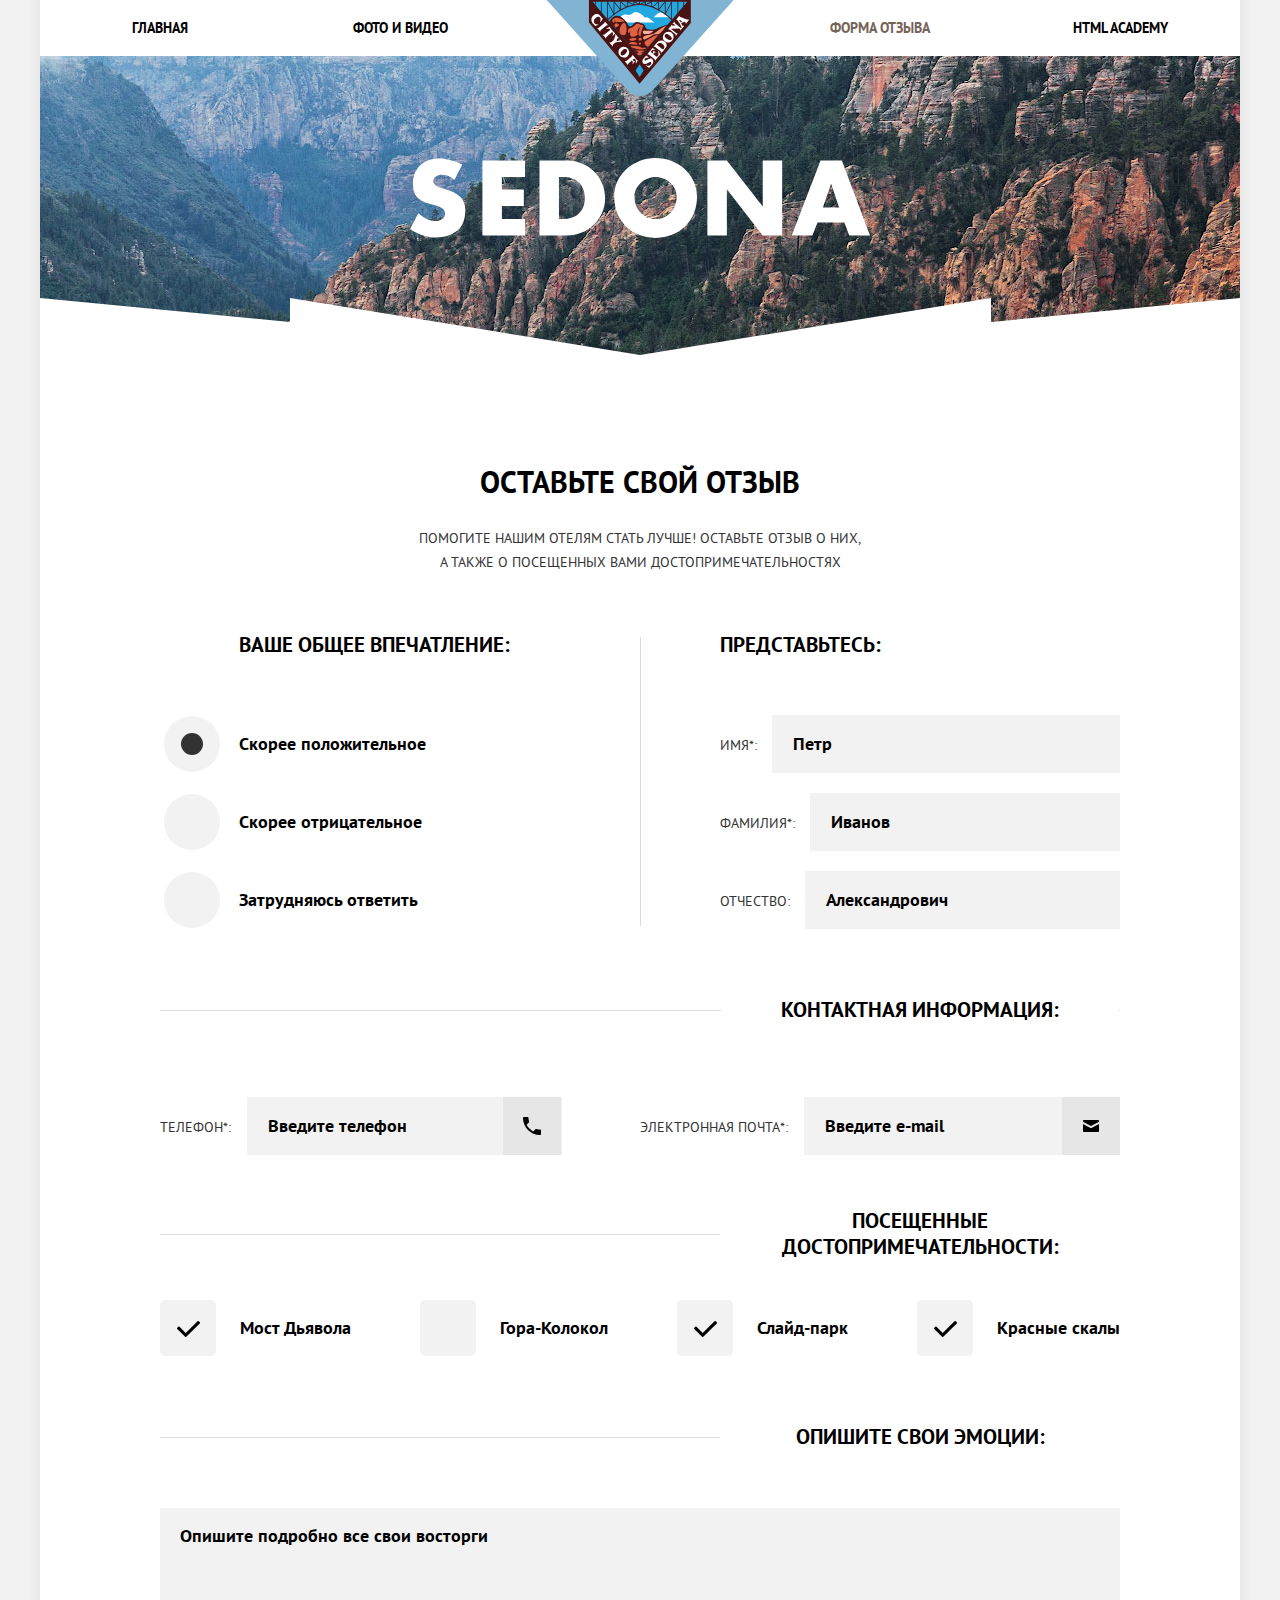
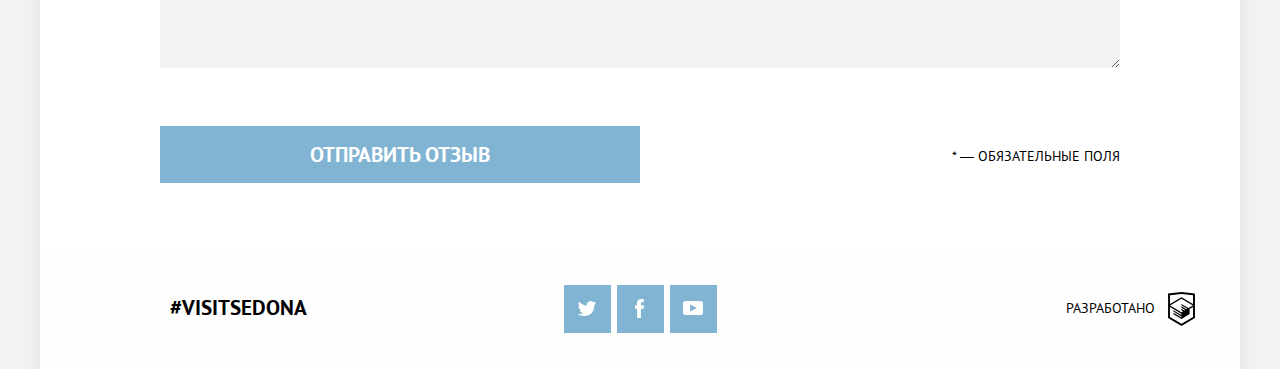
<file: form.html>
<!DOCTYPE html>
<html lang="ru">
  <head>
    <meta charset="utf-8">
    <meta name="viewport" content="width=device-width, initial-scale=1.0">
    <meta http-equiv="X-UA-Compatible" content="ie=edge">
    <link rel="stylesheet" href="css/style.css">
    <script>
      // Picture element HTML5 shiv
      document.createElement("picture");
    </script>
    <script src="js/picturefill.min.js" async=""></script>
    <title>Sedona: Оставить отзыв</title>
  </head>
  <body>
    <div style="display:none">
      <svg xmlns="http://www.w3.org/2000/svg"><symbol viewbox="0 0 22 20" id="icon-like"><path d="M12.383 3.646l-.637 2.929L11.219 9H19.9v2l.001.058L17 18H8V8.029l.014-.015 4.369-4.368M2 10v8-8M13.2 0L6.6 6.6c-.4.3-.6.8-.6 1.4v10c0 1.1.9 2 2 2h9c.8 0 1.5-.5 1.8-1.2l3-7.1c.1-.2.1-.5.1-.7V9h.1c0-1.1-.9-2-2-2h-6.3l1-4.6v-.3c0-.4-.2-.8-.4-1.1l-1.1-1zM4 8H0v12h4V8zm18 1v.044V9z"></path></symbol><symbol viewbox="0 0 26.943 34.09" id="icon-logo-htmlacademy"><path d="M13.62.017L13.472 0 0 1.412v24.661l13.473 8.017 13.43-7.99.042-.025V1.412L13.62.017zm11.399 12.11L13.495 5.334l-.001-.104-.087.05-.088-.056v.109L1.925 12.118V3.147l11.548-1.212L25.02 3.147v8.98zm-11.614-5.34L24.923 13.5l-4.479 2.64-7.093-4.221-.014 1.415 5.904 3.513-.86.507-5.03-2.992-.014 1.415 3.827 2.275-.782.523-3.031-1.787-.014 1.413 1.853 1.091-1.8 1.081-11.356-6.751 11.371-6.835zm-11.48 8.34l11.411 6.791.016 1.044-7.942-4.728-.015 1.416 7.979 4.795.018 1.076-7.973-4.74-.013 1.414 8.021 4.822.046.025 8.143-4.872-.011-5.177 3.415-2.036v10.021L13.472 31.85 1.925 24.979v-9.852z"></path></symbol><symbol viewbox="0 0 20 20" id="icon-video-fullscreen"><path d="M0 0v6h3V3h3V0H3zm3 14H0v6h6v-3H3zM17 0h-3v3h3v3h3V0zm0 17h-3v3h6v-6h-3z"></path></symbol><symbol viewbox="0 0 16 20" id="icon-video-replay"><path d="M8 4V0L3 5l5 5V6c3.315 0 6 2.686 6 6s-2.685 6-6 6-6-2.686-6-6H0c0 4.42 3.58 8 8 8s8-3.58 8-8-3.58-8-8-8z"></path></symbol><symbol viewbox="0 0 32 20" id="icon-video-subtitles"><path d="M29 0H3C1.35 0 0 1.35 0 3v14c0 1.65 1.35 3 3 3h26c1.65 0 3-1.35 3-3V3c0-1.65-1.35-3-3-3zM14.403 15.854a8.61 8.61 0 0 1-1.678.164 5.986 5.986 0 0 1-1.976-.323c-.623-.214-1.172-.562-1.646-1.041s-.852-1.103-1.133-1.868c-.28-.766-.419-1.695-.419-2.786 0-1.134.157-2.085.471-2.851.315-.768.723-1.384 1.224-1.854a4.53 4.53 0 0 1 1.679-1.008 5.86 5.86 0 0 1 1.852-.307c.66 0 1.22.045 1.678.134.457.087.835.192 1.133.313l-.448 1.92a3.332 3.332 0 0 0-.902-.265A8.244 8.244 0 0 0 12.973 6c-.915 0-1.649.325-2.206.977-.558.651-.836 1.663-.836 3.031 0 .598.067 1.142.199 1.632.132.493.334.913.603 1.26.271.349.607.619 1.01.812.402.193.867.29 1.396.29.496 0 .915-.049 1.257-.148.342-.099.639-.227.893-.38l.463 1.841c-.354.249-.803.43-1.349.539zm8.698 0a8.618 8.618 0 0 1-1.678.164 5.986 5.986 0 0 1-1.976-.323c-.623-.214-1.172-.562-1.646-1.041s-.852-1.103-1.133-1.868c-.281-.767-.421-1.695-.421-2.786 0-1.134.157-2.085.471-2.851.314-.768.723-1.384 1.223-1.854a4.526 4.526 0 0 1 1.68-1.008 5.858 5.858 0 0 1 1.851-.307c.661 0 1.221.045 1.678.134a6.05 6.05 0 0 1 1.133.313l-.446 1.918a3.314 3.314 0 0 0-.901-.265A8.569 8.569 0 0 0 21.67 6c-.915 0-1.649.325-2.206.977-.558.651-.836 1.663-.836 3.031 0 .598.067 1.142.199 1.632.132.493.334.913.603 1.26.271.349.606.619 1.009.812.402.193.868.29 1.396.29.497 0 .915-.049 1.257-.148.342-.099.64-.227.894-.38l.463 1.841c-.353.249-.803.43-1.348.539z"></path></symbol></svg>
    </div>
    <div class="container">
      <header class="page-header">
        <nav class="page-header__navigation main-navigation">
          <ul class="main-navigation__list">
            <li class="main-navigation__item"><a href="index.html" class="main-navigation__link">Главная</a></li>
            <li class="main-navigation__item"><a href="photo.html" class="main-navigation__link">Фото и видео</a></li>
            <li class="main-navigation__item"><a class="main-navigation__link main-navigation__link--active">Форма отзыва</a></li>
            <li class="main-navigation__item"><a href="https://htmlacademy.ru/" class="main-navigation__link">HTML Academy</a></li>
          </ul>
        </nav>
        <!-- по умолчанию меню открыто, модификатор closed для блока main-navigation закрывает меню -->
        <div class="page-header__logo-wrapper">
          <a href="index.html" class="page-header__logo-link">
            <picture>
              <source media="(min-width: 1200px)" srcset="img/logo-sedona-desktop.svg">
              <source media="(min-width: 768px)" srcset="img/logo-sedona-tablet.svg">
              <img src="img/logo-sedona-mobile.svg" alt="Sedona логотип">
            </picture>
          </a>
        </div>
        <div class="page-header__toggle page-header__toggle--no-js">
          <span class="page-header__toggle-element">
            <span class="visually-hidden">Переключатель меню</span>
          </span>
        </div>
        <!-- элемент page-header__toggle с модификатором no-js убирает переключатель, -->
        <!-- элемент page-header__toggle с модификатором menu-opened преобразует бургер в крестик -->
      </header>
      <main>
        <div class="site-title">
          <img src="img/text-sedona.svg" alt="Sedona" class="site-title__image" width="230" height="40">
        </div>
        <section class="review">
          <div class="review__title-wrapper">
            <h1 class="review__title">Оставьте свой отзыв</h1>
            <p class="review__description">Помогите нашим отелям стать лучше! Оставьте отзыв о них, а&nbsp;также о посещенных вами достопримечательностях</p>
          </div>
          <form class="review__form" action="https://echo.htmlacademy.ru/" method="post">
            <fieldset class="review__fieldset review__fieldset--name">
              <legend class="review__legend review__legend--name">Представьтесь:</legend>
              <div class="review__name-inner">
                <label for="author-name" class="review__name-label">Имя*:</label>
                <input id="author-name" class="review__name-input" type="text" name="author-name" placeholder="Петр" required="">
              </div>
              <div class="review__name-inner">
                <label for="author-surname" class="review__name-label">Фамилия*:</label>
                <input id="author-surname" class="review__name-input" type="text" name="author-surname" placeholder="Иванов" required="">
              </div>
              <div class="review__name-inner">
                <label for="author-patronymic" class="review__name-label">Отчество:</label>
                <input id="author-patronymic" class="review__name-input" type="text" name="author-patronymic" placeholder="Александрович">
              </div>
            </fieldset>
            <fieldset class="review__fieldset review__fieldset--contact">
              <legend class="review__legend review__legend--contact">Контактная информация:</legend>
              <div class="review__contact-wrapper">
                <div class="review__contant-inner review__contant-inner--phone">
                  <label for="contact-phone" class="review__contact-label"><span class="review__contact-span">Контактный</span> телефон*:</label>
                  <input id="contact-phone" type="tel" class="review__contact-input" name="contact-phone" pattern="^[ 0-9]+$" placeholder="Введите телефон" required="">
                </div>
                <div class="review__contant-inner review__contant-inner--email">
                  <label for="contact-email" class="review__contact-label">Электронная почта*:</label>
                  <input id="contact-email" type="email" class="review__contact-input" name="contact-email" pattern="[a-z0-9._%+-]+@[a-z0-9.-]+\.[a-z]{2,3}$" placeholder="Введите e-mail" required="">
                </div>
              </div>
            </fieldset>
            <fieldset class="review__fieldset review__fieldset--rating">
              <legend class="review__legend review__legend--rating">Ваше общее впечатление:</legend>
              <div class="review__rating-wrapper">
                <input id="rating-good" type="radio" class="review__rating-input" name="rating" value="rating-good" checked="">
                <label for="rating-good" class="review__rating-label" tabindex="1">Скорее положительное</label>
                <input id="rating-bad" type="radio" class="review__rating-input" name="rating" value="rating-bad">
                <label for="rating-bad" class="review__rating-label" tabindex="2">Скорее отрицательное</label>
                <input id="rating-no" type="radio" class="review__rating-input" name="rating" value="rating-no">
                <label for="rating-no" class="review__rating-label" tabindex="3">Затрудняюсь ответить</label>
              </div>
            </fieldset>
            <fieldset class="review__fieldset review__fieldset--visited">
              <legend class="review__legend review__legend--visited">Посещенные достопримечательности:</legend>
              <div class="review__visited-wrapper">
                <input id="review-bridge" type="checkbox" class="review__visited-input" name="bridge" checked="">
                <label for="review-bridge" class="review__visited-label" tabindex="4">Мост Дьявола</label>
                <input id="review-park" type="checkbox" class="review__visited-input" name="park" checked="">
                <label for="review-park" class="review__visited-label" tabindex="5">Слайд-парк</label>
                <input id="review-mountain" type="checkbox" class="review__visited-input" name="mountain">
                <label for="review-mountain" class="review__visited-label" tabindex="6">Гора-Колокол</label>
                <input id="review-cliffs" type="checkbox" class="review__visited-input" name="cliffs" checked="">
                <label for="review-cliffs" class="review__visited-label" tabindex="7">Красные скалы</label>
              </div>
            </fieldset>
            <fieldset class="review__fieldset review__fieldset--no-border review__fieldset--impression">
              <legend class="review__legend review__legend--impression">Опишите свои эмоции:</legend>
              <textarea class="review__impression-textarea" name="impression" rows="5">Опишите подробно все свои восторги</textarea>
            </fieldset>
            <div class="review__submit-wrapper">
              <input type="submit" class="review__submit button" value="Отправить отзыв">
              <p class="review__required">* — обязательные поля</p>
            </div>
          </form>
        </section>
      </main>
      <footer class="page-footer">
        <div class="page-footer__visit">
          <a href="#" class="page-footer__visit-sedona">#VisitSedona</a>
        </div>
        <div class="page-footer__social social">
          <a href="#" class="social__link social__link--tw">
            <span class="visually-hidden">Twitter</span>
          </a>
          <a href="#" class="social__link social__link--fb">
            <span class="visually-hidden">Facebook</span>
          </a>
          <a href="#" class="social__link social__link--yt">
            <span class="visually-hidden">YouTube</span>
          </a>
        </div>
        <div class="page-footer__copyright">
          <a href="https://htmlacademy.ru/intensive/adaptive" class="page-footer__copyright-link">Разработано
            <span class="visually-hidden">HTML Academy</span>
            <svg class="page-footer__academy" width="27" height="34">
              <use xlink:href="#icon-logo-htmlacademy"></use>
            </svg>
          </a>
        </div>
      </footer>
    </div><!-- container -->
    <div class="report report--not-sent">
      <h2 class="report__title">Что-то пошло не&nbsp;так!</h2>
      <p class="report__description">Проверьте поля, выделенные красным, скорее всего вы забыли их заполнить</p>
      <button class="report__button button">OK</button>
    </div>
    <div class="report report--sent">
      <h2 class="report__title">Ваш отзыв отправлен!</h2>
      <p class="report__description">Спасибо за ваше участие, ваш отзыв уже поступил к нам.<br> В ближайшее время мы опубликуем его на сайте.</p>
      <div class="report__button-wrapper">
        <button class="report__button button">Закрыть окно</button>
      </div>
    </div>
    <script type="text/javascript" src="js/script.js"></script>
  </body>
</html>
</file>
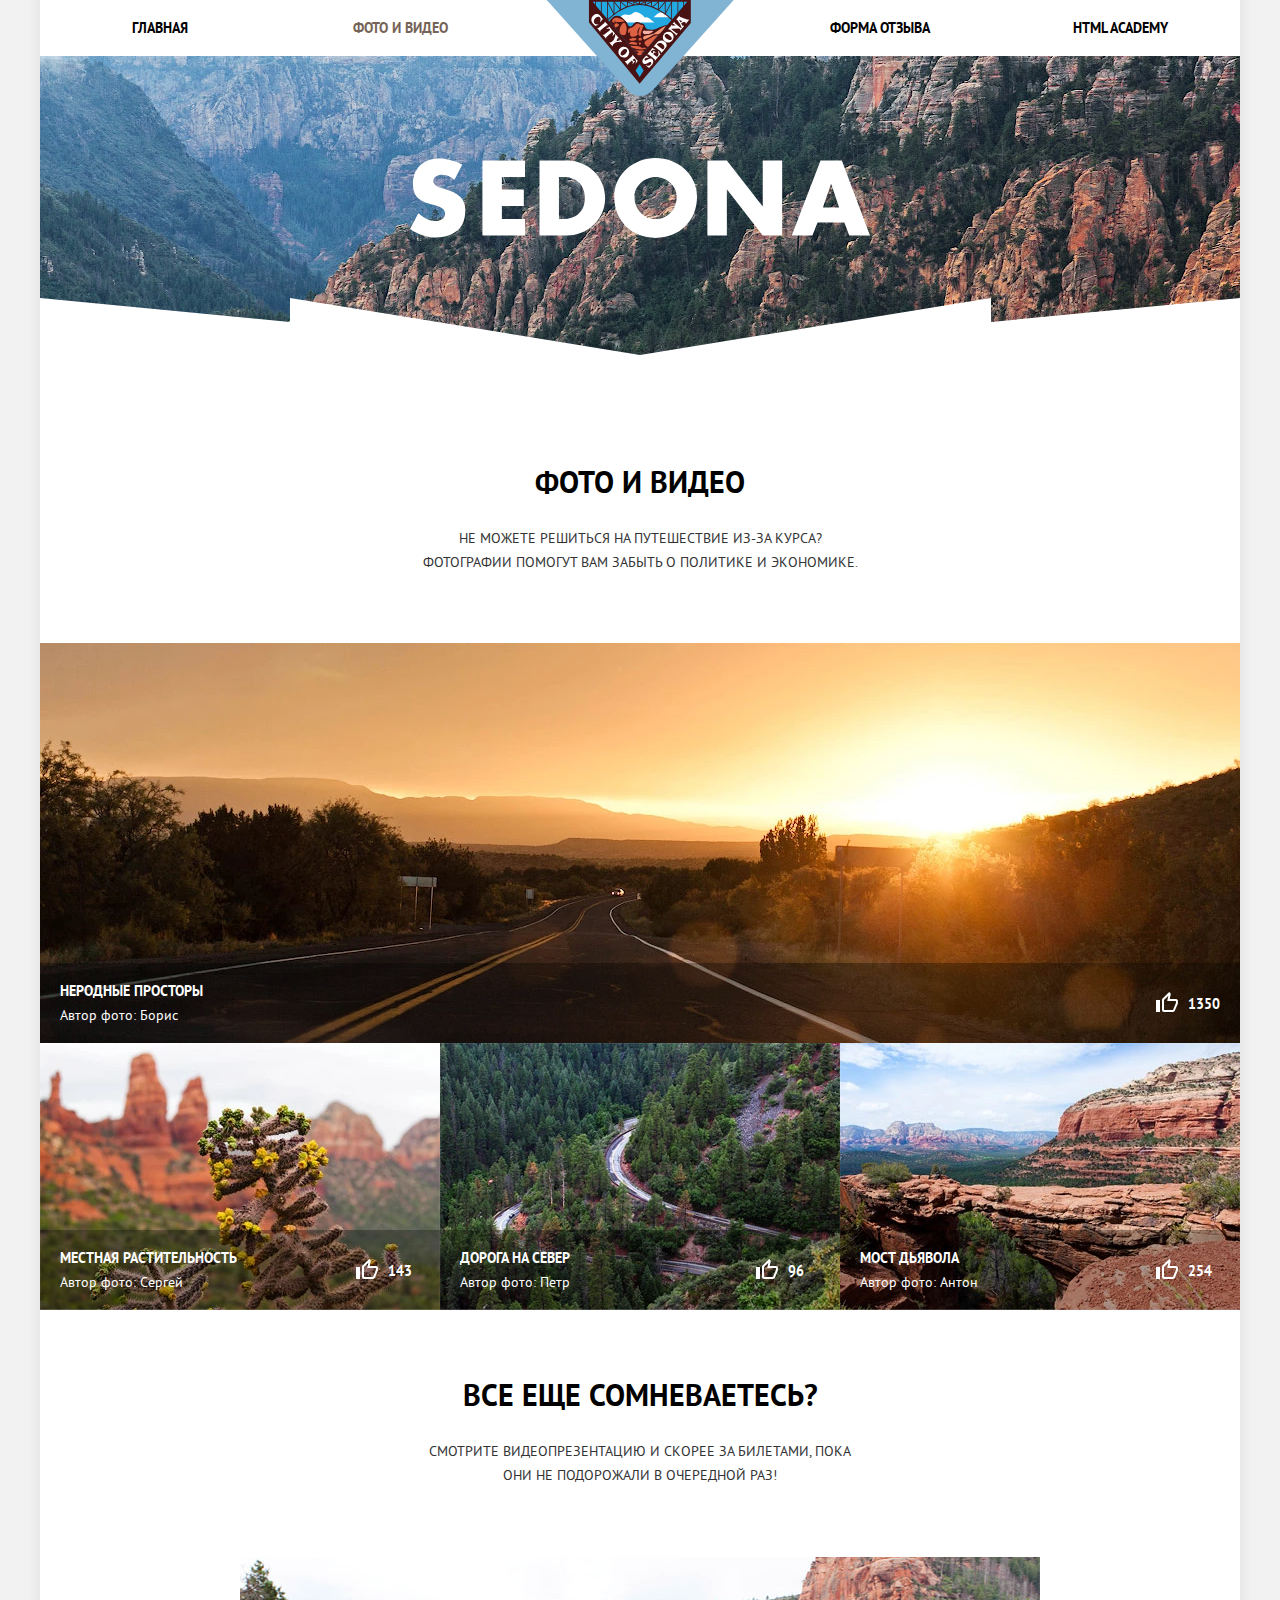
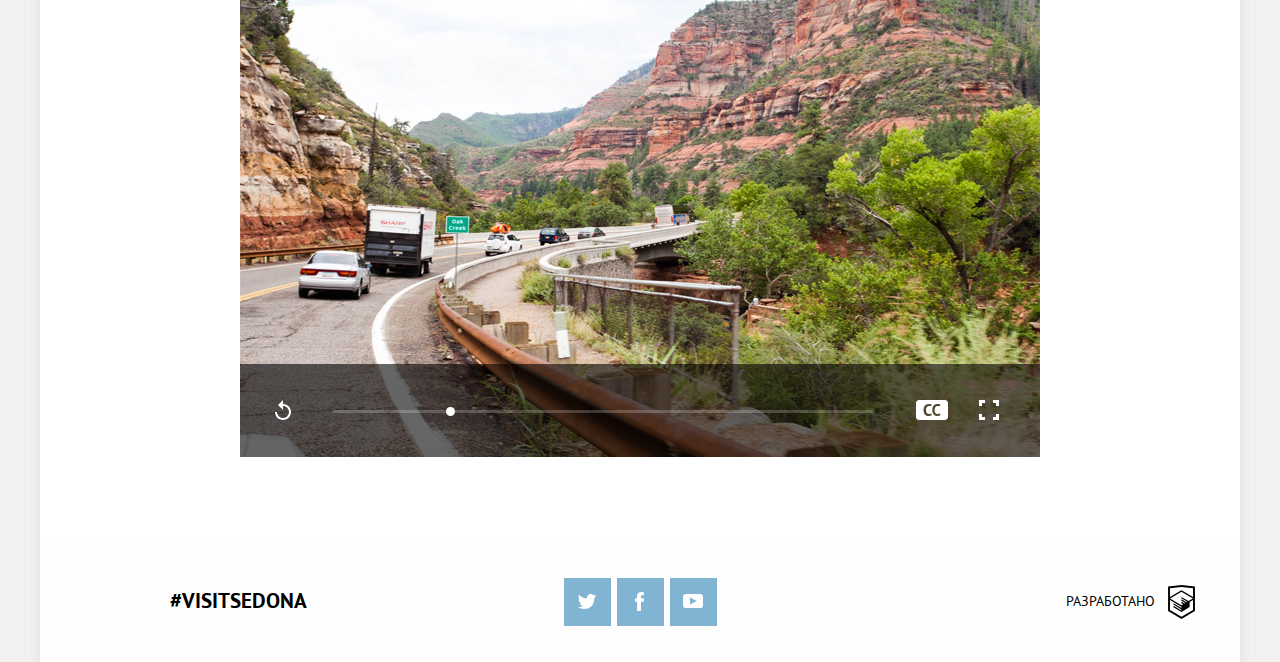
<file: photo.html>
<!DOCTYPE html>
<html lang="ru">
  <head>
    <meta charset="utf-8">
    <meta name="viewport" content="width=device-width, initial-scale=1.0">
    <meta http-equiv="X-UA-Compatible" content="ie=edge">
    <link rel="stylesheet" href="css/style.css">
    <script>
      // Picture element HTML5 shiv
      document.createElement("picture");
    </script>
    <script src="js/picturefill.min.js" async=""></script>
    <title>Sedona: Фотографии</title>
  </head>
  <body>
    <div style="display:none">
      <svg xmlns="http://www.w3.org/2000/svg"><symbol viewbox="0 0 22 20" id="icon-like"><path d="M12.383 3.646l-.637 2.929L11.219 9H19.9v2l.001.058L17 18H8V8.029l.014-.015 4.369-4.368M2 10v8-8M13.2 0L6.6 6.6c-.4.3-.6.8-.6 1.4v10c0 1.1.9 2 2 2h9c.8 0 1.5-.5 1.8-1.2l3-7.1c.1-.2.1-.5.1-.7V9h.1c0-1.1-.9-2-2-2h-6.3l1-4.6v-.3c0-.4-.2-.8-.4-1.1l-1.1-1zM4 8H0v12h4V8zm18 1v.044V9z"></path></symbol><symbol viewbox="0 0 26.943 34.09" id="icon-logo-htmlacademy"><path d="M13.62.017L13.472 0 0 1.412v24.661l13.473 8.017 13.43-7.99.042-.025V1.412L13.62.017zm11.399 12.11L13.495 5.334l-.001-.104-.087.05-.088-.056v.109L1.925 12.118V3.147l11.548-1.212L25.02 3.147v8.98zm-11.614-5.34L24.923 13.5l-4.479 2.64-7.093-4.221-.014 1.415 5.904 3.513-.86.507-5.03-2.992-.014 1.415 3.827 2.275-.782.523-3.031-1.787-.014 1.413 1.853 1.091-1.8 1.081-11.356-6.751 11.371-6.835zm-11.48 8.34l11.411 6.791.016 1.044-7.942-4.728-.015 1.416 7.979 4.795.018 1.076-7.973-4.74-.013 1.414 8.021 4.822.046.025 8.143-4.872-.011-5.177 3.415-2.036v10.021L13.472 31.85 1.925 24.979v-9.852z"></path></symbol><symbol viewbox="0 0 20 20" id="icon-video-fullscreen"><path d="M0 0v6h3V3h3V0H3zm3 14H0v6h6v-3H3zM17 0h-3v3h3v3h3V0zm0 17h-3v3h6v-6h-3z"></path></symbol><symbol viewbox="0 0 16 20" id="icon-video-replay"><path d="M8 4V0L3 5l5 5V6c3.315 0 6 2.686 6 6s-2.685 6-6 6-6-2.686-6-6H0c0 4.42 3.58 8 8 8s8-3.58 8-8-3.58-8-8-8z"></path></symbol><symbol viewbox="0 0 32 20" id="icon-video-subtitles"><path d="M29 0H3C1.35 0 0 1.35 0 3v14c0 1.65 1.35 3 3 3h26c1.65 0 3-1.35 3-3V3c0-1.65-1.35-3-3-3zM14.403 15.854a8.61 8.61 0 0 1-1.678.164 5.986 5.986 0 0 1-1.976-.323c-.623-.214-1.172-.562-1.646-1.041s-.852-1.103-1.133-1.868c-.28-.766-.419-1.695-.419-2.786 0-1.134.157-2.085.471-2.851.315-.768.723-1.384 1.224-1.854a4.53 4.53 0 0 1 1.679-1.008 5.86 5.86 0 0 1 1.852-.307c.66 0 1.22.045 1.678.134.457.087.835.192 1.133.313l-.448 1.92a3.332 3.332 0 0 0-.902-.265A8.244 8.244 0 0 0 12.973 6c-.915 0-1.649.325-2.206.977-.558.651-.836 1.663-.836 3.031 0 .598.067 1.142.199 1.632.132.493.334.913.603 1.26.271.349.607.619 1.01.812.402.193.867.29 1.396.29.496 0 .915-.049 1.257-.148.342-.099.639-.227.893-.38l.463 1.841c-.354.249-.803.43-1.349.539zm8.698 0a8.618 8.618 0 0 1-1.678.164 5.986 5.986 0 0 1-1.976-.323c-.623-.214-1.172-.562-1.646-1.041s-.852-1.103-1.133-1.868c-.281-.767-.421-1.695-.421-2.786 0-1.134.157-2.085.471-2.851.314-.768.723-1.384 1.223-1.854a4.526 4.526 0 0 1 1.68-1.008 5.858 5.858 0 0 1 1.851-.307c.661 0 1.221.045 1.678.134a6.05 6.05 0 0 1 1.133.313l-.446 1.918a3.314 3.314 0 0 0-.901-.265A8.569 8.569 0 0 0 21.67 6c-.915 0-1.649.325-2.206.977-.558.651-.836 1.663-.836 3.031 0 .598.067 1.142.199 1.632.132.493.334.913.603 1.26.271.349.606.619 1.009.812.402.193.868.29 1.396.29.497 0 .915-.049 1.257-.148.342-.099.64-.227.894-.38l.463 1.841c-.353.249-.803.43-1.348.539z"></path></symbol></svg>
    </div>
    <div class="container">
      <header class="page-header">
        <nav class="page-header__navigation main-navigation">
          <ul class="main-navigation__list">
            <li class="main-navigation__item"><a href="index.html" class="main-navigation__link">Главная</a></li>
            <li class="main-navigation__item"><a class="main-navigation__link main-navigation__link--active">Фото и видео</a></li>
            <li class="main-navigation__item"><a href="form.html" class="main-navigation__link">Форма отзыва</a></li>
            <li class="main-navigation__item"><a href="https://htmlacademy.ru/" class="main-navigation__link">HTML Academy</a></li>
          </ul>
        </nav>
        <!-- по умолчанию меню открыто, модификатор closed для блока main-navigation закрывает меню -->
        <div class="page-header__logo-wrapper">
          <a href="index.html" class="page-header__logo-link">
            <picture>
              <source media="(min-width: 1200px)" srcset="img/logo-sedona-desktop.svg">
              <source media="(min-width: 768px)" srcset="img/logo-sedona-tablet.svg">
              <img src="img/logo-sedona-mobile.svg" alt="Sedona логотип">
            </picture>
          </a>
        </div>
        <div class="page-header__toggle page-header__toggle--no-js">
          <span class="page-header__toggle-element">
            <span class="visually-hidden">Переключатель меню</span>
          </span>
        </div>
        <!-- элемент page-header__toggle с модификатором no-js убирает переключатель, -->
        <!-- элемент page-header__toggle с модификатором menu-opened преобразует бургер в крестик -->
      </header>
      <main>
        <div class="site-title">
          <img src="img/text-sedona.svg" alt="Sedona" class="site-title__image" width="230" height="40">
        </div>
        <section class="photonvideo">
          <h1 class="photonvideo__title">Фото и видео</h1>
          <p class="photonvideo__description">Не можете решиться на путешествие из-за курса? Фотографии помогут вам забыть о политике и экономике.</p>
          <div class="photo-block">
            <div class="photo-block__item photo-block__item--main">
              <a href="#" class="photo-block__item-link">
                <picture>
                  <source type="image/webp" media="(min-width: 1200px)" srcset="img/photo-sunset-desktop@1x.webp 1x, img/photo-sunset-desktop@2x.webp 2x">
                  <source type="image/webp" media="(min-width: 768px)" srcset="img/photo-sunset-tablet@1x.webp 1x, img/photo-sunset-tablet@2x.webp 2x">
                  <source type="image/webp" srcset="img/photo-sunset-mobile@1x.webp 1x, img/photo-sunset-mobile@2x.webp 2x">
                  <source media="(min-width: 1200px)" srcset="img/photo-sunset-desktop@1x.jpg 1x, img/photo-sunset-desktop@2x.jpg 2x">
                  <source media="(min-width: 768px)" srcset="img/photo-sunset-tablet@1x.jpg 1x, img/photo-sunset-tablet@2x.jpg 2x">
                  <img src="img/photo-sunset-mobile@1x.jpg" srcset="img/photo-sunset-mobile@2x.jpg 2x" alt="Неродные просторы" class="photo-block__item-image">
                </picture>
              </a>
              <div class="photo-block__item-description">
                <div class="photo-block__title-wrapper">
                  <h2 class="photo-block__item-title">Неродные просторы</h2>
                  <p class="photo-block__item-author">Автор фото: Борис</p>
                </div>
                <p class="photo-block__item-likes">
                  <svg class="photo-block__item-like" width="22" height="20">
                    <use xlink:href="#icon-like"></use>
                  </svg>
                  1350<span class="visually-hidden"> лайков</span>
                </p>
              </div>
            </div>
            <div class="photo-block__item">
              <a href="#" class="photo-block__item-link">
                <picture>
                  <source type="image/webp" media="(min-width: 1200px)" srcset="img/photo-cactus-desktop@1x.webp 1x, img/photo-cactus-desktop@2x.webp 2x">
                  <source type="image/webp" media="(min-width: 768px)" srcset="img/photo-cactus-tablet@1x.webp 1x, img/photo-cactus-tablet@2x.webp 2x">
                  <source type="image/webp" srcset="img/photo-cactus-mobile@1x.webp 1x, img/photo-cactus-mobile@2x.webp 2x">
                  <source media="(min-width: 1200px)" srcset="img/photo-cactus-desktop@1x.jpg 1x, img/photo-cactus-desktop@2x.jpg 2x">
                  <source media="(min-width: 768px)" srcset="img/photo-cactus-tablet@1x.jpg 1x, img/photo-cactus-tablet@2x.jpg 2x">
                  <img src="img/photo-cactus-mobile@1x.jpg" srcset="img/photo-cactus-mobile@2x.jpg 2x" alt="Местная растительность" class="photo-block__item-image">
                </picture>
              </a>
              <div class="photo-block__item-description">
                <div class="photo-block__title-wrapper">
                  <h2 class="photo-block__item-title">Местная растительность</h2>
                  <p class="photo-block__item-author">Автор фото: Сергей</p>
                </div>
                <p class="photo-block__item-likes">
                  <svg class="photo-block__item-like" width="22" height="20">
                    <use xlink:href="#icon-like"></use>
                  </svg>
                  143<span class="visually-hidden"> лайков</span>
                </p>
              </div>
            </div>
            <div class="photo-block__item">
              <a href="#" class="photo-block__item-link">
                <picture>
                  <source type="image/webp" media="(min-width: 1200px)" srcset="img/photo-roads-desktop@1x.webp 1x, img/photo-roads-desktop@2x.webp 2x">
                  <source type="image/webp" media="(min-width: 768px)" srcset="img/photo-roads-tablet@1x.webp 1x, img/photo-roads-tablet@2x.webp 2x">
                  <source type="image/webp" srcset="img/photo-roads-mobile@1x.webp 1x, img/photo-roads-mobile@2x.webp 2x">
                  <source media="(min-width: 1200px)" srcset="img/photo-roads-desktop@1x.jpg 1x, img/photo-roads-desktop@2x.jpg 2x">
                  <source media="(min-width: 768px)" srcset="img/photo-roads-tablet@1x.jpg 1x, img/photo-roads-tablet@2x.jpg 2x">
                  <img src="img/photo-roads-mobile@1x.jpg" srcset="img/photo-roads-mobile@2x.jpg 2x" alt="Дорога на север" class="photo-block__item-image">
                </picture>
              </a>
              <div class="photo-block__item-description">
                <div class="photo-block__title-wrapper">
                  <h2 class="photo-block__item-title">Дорога на север</h2>
                  <p class="photo-block__item-author">Автор фото: Петр</p>
                </div>
                <p class="photo-block__item-likes">
                  <svg class="photo-block__item-like" width="22" height="20">
                    <use xlink:href="#icon-like"></use>
                  </svg>
                  96<span class="visually-hidden"> лайков</span>
                </p>
              </div>
            </div>
            <div class="photo-block__item">
              <a href="#" class="photo-block__item-link">
                <picture>
                  <source type="image/webp" media="(min-width: 1200px)" srcset="img/photo-bridge-desktop@1x.webp 1x, img/photo-bridge-desktop@2x.webp 2x">
                  <source type="image/webp" media="(min-width: 768px)" srcset="img/photo-bridge-tablet@1x.webp 1x, img/photo-bridge-tablet@2x.webp 2x">
                  <source type="image/webp" srcset="img/photo-bridge-mobile@1x.webp 1x, img/photo-bridge-mobile@2x.webp 2x">
                  <source media="(min-width: 1200px)" srcset="img/photo-bridge-desktop@1x.jpg 1x, img/photo-bridge-desktop@2x.jpg 2x">
                  <source media="(min-width: 768px)" srcset="img/photo-bridge-tablet@1x.jpg 1x, img/photo-bridge-tablet@2x.jpg 2x">
                  <img src="img/photo-bridge-mobile@1x.jpg" srcset="img/photo-bridge-mobile@2x.jpg 2x" alt="Мост дьявола" class="photo-block__item-image">
                </picture>
              </a>
              <div class="photo-block__item-description">
                <div class="photo-block__title-wrapper">
                  <h2 class="photo-block__item-title">Мост дьявола</h2>
                  <p class="photo-block__item-author">Автор фото: Антон</p>
                </div>
                <p class="photo-block__item-likes">
                  <svg class="photo-block__item-like" width="22" height="20">
                    <use xlink:href="#icon-like"></use>
                  </svg>
                  254<span class="visually-hidden"> лайков</span>
                </p>
              </div>
            </div>
          </div>
          <div class="video-block">
            <p class="video-block__interest">Все еще сомневаетесь?</p>
            <p class="video-block__manual">Смотрите видеопрезентацию и скорее за билетами, пока они не подорожали в очередной раз!</p>
            <div class="video-block__wrapper-video">
              <video src="#" class="video-block__video"></video>
              <div class="video-block__controls">
                <div class="video-block__progressbar">
                  <span class="visually-hidden">Прогресс видео</span>
                  <div class="video-block__progress-meter"></div>
                  <div class="video-block__range">
                    <span class="visually-hidden">Ползунок</span>
                  </div>
                </div>
                <div class="video-block__replay">
                  <span class="visually-hidden">Повторить</span>
                  <svg width="16" height="20">
                    <use xlink:href="#icon-video-replay"></use>
                  </svg>
                </div>
                <div class="video-block__video-subtitles">
                  <span class="visually-hidden">Субтитры</span>
                  <svg width="32" height="20">
                    <use xlink:href="#icon-video-subtitles"></use>
                  </svg>
                </div>
                <div class="video-block__fullscreen">
                  <span class="visually-hidden">Открыть на полный экран</span>
                  <svg width="20" height="20">
                    <use xlink:href="#icon-video-fullscreen"></use>
                  </svg>
                </div>
              </div>
            </div>
          </div>
        </section>
      </main>
      <footer class="page-footer">
        <div class="page-footer__visit">
          <a href="#" class="page-footer__visit-sedona">#VisitSedona</a>
        </div>
        <div class="page-footer__social social">
          <a href="#" class="social__link social__link--tw">
            <span class="visually-hidden">Twitter</span>
          </a>
          <a href="#" class="social__link social__link--fb">
            <span class="visually-hidden">Facebook</span>
          </a>
          <a href="#" class="social__link social__link--yt">
            <span class="visually-hidden">YouTube</span>
          </a>
        </div>
        <div class="page-footer__copyright">
          <a href="https://htmlacademy.ru/intensive/adaptive" class="page-footer__copyright-link">Разработано
            <span class="visually-hidden">HTML Academy</span>
            <svg class="page-footer__academy" width="27" height="34">
              <use xlink:href="#icon-logo-htmlacademy"></use>
            </svg>
          </a>
        </div>
      </footer>
    </div><!-- container -->
    <script type="text/javascript" src="js/script.js"></script>
  </body>
</html>
</file>
<file: css/style.css>
/* stylelint-disable*/
/*! normalize.css v7.0.0 | MIT License | github.com/necolas/normalize.css */
/* Document
   ========================================================================== */
/**
 * 1. Correct the line height in all browsers.
 * 2. Prevent adjustments of font size after orientation changes in
 *    IE on Windows Phone and in iOS.
 */
html {
  line-height: 1.15;
  /* 1 */
  -ms-text-size-adjust: 100%;
  /* 2 */
  -webkit-text-size-adjust: 100%;
  /* 2 */ }

/* Sections
   ========================================================================== */
/**
 * Remove the margin in all browsers (opinionated).
 */
body {
  margin: 0; }

/**
 * Add the correct display in IE 9-.
 */
article,
aside,
footer,
header,
nav,
section {
  display: block; }

/**
 * Correct the font size and margin on `h1` elements within `section` and
 * `article` contexts in Chrome, Firefox, and Safari.
 */
h1 {
  font-size: 2em;
  margin: 0.67em 0; }

/* Grouping content
   ========================================================================== */
/**
 * Add the correct display in IE 9-.
 * 1. Add the correct display in IE.
 */
figcaption,
figure,
main {
  /* 1 */
  display: block; }

/**
 * Add the correct margin in IE 8.
 */
figure {
  margin: 1em 40px; }

/**
 * 1. Add the correct box sizing in Firefox.
 * 2. Show the overflow in Edge and IE.
 */
hr {
  -webkit-box-sizing: content-box;
          box-sizing: content-box;
  /* 1 */
  height: 0;
  /* 1 */
  overflow: visible;
  /* 2 */ }

/**
 * 1. Correct the inheritance and scaling of font size in all browsers.
 * 2. Correct the odd `em` font sizing in all browsers.
 */
pre {
  font-family: monospace, monospace;
  /* 1 */
  font-size: 1em;
  /* 2 */ }

/* Text-level semantics
   ========================================================================== */
/**
 * 1. Remove the gray background on active links in IE 10.
 * 2. Remove gaps in links underline in iOS 8+ and Safari 8+.
 */
a {
  background-color: transparent;
  /* 1 */
  -webkit-text-decoration-skip: objects;
  /* 2 */ }

/**
 * 1. Remove the bottom border in Chrome 57- and Firefox 39-.
 * 2. Add the correct text decoration in Chrome, Edge, IE, Opera, and Safari.
 */
abbr[title] {
  border-bottom: none;
  /* 1 */
  text-decoration: underline;
  /* 2 */
  -webkit-text-decoration: underline dotted;
          text-decoration: underline dotted;
  /* 2 */ }

/**
 * Prevent the duplicate application of `bolder` by the next rule in Safari 6.
 */
b,
strong {
  font-weight: inherit; }

/**
 * Add the correct font weight in Chrome, Edge, and Safari.
 */
b,
strong {
  font-weight: bolder; }

/**
 * 1. Correct the inheritance and scaling of font size in all browsers.
 * 2. Correct the odd `em` font sizing in all browsers.
 */
code,
kbd,
samp {
  font-family: monospace, monospace;
  /* 1 */
  font-size: 1em;
  /* 2 */ }

/**
 * Add the correct font style in Android 4.3-.
 */
dfn {
  font-style: italic; }

/**
 * Add the correct background and color in IE 9-.
 */
mark {
  background-color: #ff0;
  color: #000; }

/**
 * Add the correct font size in all browsers.
 */
small {
  font-size: 80%; }

/**
 * Prevent `sub` and `sup` elements from affecting the line height in
 * all browsers.
 */
sub,
sup {
  font-size: 75%;
  line-height: 0;
  position: relative;
  vertical-align: baseline; }

sub {
  bottom: -0.25em; }

sup {
  top: -0.5em; }

/* Embedded content
   ========================================================================== */
/**
 * Add the correct display in IE 9-.
 */
audio,
video {
  display: inline-block; }

/**
 * Add the correct display in iOS 4-7.
 */
audio:not([controls]) {
  display: none;
  height: 0; }

/**
 * Remove the border on images inside links in IE 10-.
 */
img {
  border-style: none; }

/**
 * Hide the overflow in IE.
 */
svg:not(:root) {
  overflow: hidden; }

/* Forms
   ========================================================================== */
/**
 * 1. Change the font styles in all browsers (opinionated).
 * 2. Remove the margin in Firefox and Safari.
 */
button,
input,
optgroup,
select,
textarea {
  font-family: sans-serif;
  /* 1 */
  font-size: 100%;
  /* 1 */
  line-height: 1.15;
  /* 1 */
  margin: 0;
  /* 2 */ }

/**
 * Show the overflow in IE.
 * 1. Show the overflow in Edge.
 */
button,
input {
  /* 1 */
  overflow: visible; }

/**
 * Remove the inheritance of text transform in Edge, Firefox, and IE.
 * 1. Remove the inheritance of text transform in Firefox.
 */
button,
select {
  /* 1 */
  text-transform: none; }

/**
 * 1. Prevent a WebKit bug where (2) destroys native `audio` and `video`
 *    controls in Android 4.
 * 2. Correct the inability to style clickable types in iOS and Safari.
 */
button,
html [type="button"],
[type="reset"],
[type="submit"] {
  -webkit-appearance: button;
  /* 2 */ }

/**
 * Remove the inner border and padding in Firefox.
 */
button::-moz-focus-inner,
[type="button"]::-moz-focus-inner,
[type="reset"]::-moz-focus-inner,
[type="submit"]::-moz-focus-inner {
  border-style: none;
  padding: 0; }

/**
 * Restore the focus styles unset by the previous rule.
 */
button:-moz-focusring,
[type="button"]:-moz-focusring,
[type="reset"]:-moz-focusring,
[type="submit"]:-moz-focusring {
  outline: 1px dotted ButtonText; }

/**
 * Correct the padding in Firefox.
 */
fieldset {
  padding: 0.35em 0.75em 0.625em; }

/**
 * 1. Correct the text wrapping in Edge and IE.
 * 2. Correct the color inheritance from `fieldset` elements in IE.
 * 3. Remove the padding so developers are not caught out when they zero out
 *    `fieldset` elements in all browsers.
 */
legend {
  -webkit-box-sizing: border-box;
          box-sizing: border-box;
  /* 1 */
  color: inherit;
  /* 2 */
  display: table;
  /* 1 */
  max-width: 100%;
  /* 1 */
  padding: 0;
  /* 3 */
  white-space: normal;
  /* 1 */ }

/**
 * 1. Add the correct display in IE 9-.
 * 2. Add the correct vertical alignment in Chrome, Firefox, and Opera.
 */
progress {
  display: inline-block;
  /* 1 */
  vertical-align: baseline;
  /* 2 */ }

/**
 * Remove the default vertical scrollbar in IE.
 */
textarea {
  overflow: auto; }

/**
 * 1. Add the correct box sizing in IE 10-.
 * 2. Remove the padding in IE 10-.
 */
[type="checkbox"],
[type="radio"] {
  -webkit-box-sizing: border-box;
          box-sizing: border-box;
  /* 1 */
  padding: 0;
  /* 2 */ }

/**
 * Correct the cursor style of increment and decrement buttons in Chrome.
 */
[type="number"]::-webkit-inner-spin-button,
[type="number"]::-webkit-outer-spin-button {
  height: auto; }

/**
 * 1. Correct the odd appearance in Chrome and Safari.
 * 2. Correct the outline style in Safari.
 */
[type="search"] {
  -webkit-appearance: textfield;
  /* 1 */
  outline-offset: -2px;
  /* 2 */ }

/**
 * Remove the inner padding and cancel buttons in Chrome and Safari on macOS.
 */
[type="search"]::-webkit-search-cancel-button,
[type="search"]::-webkit-search-decoration {
  -webkit-appearance: none; }

/**
 * 1. Correct the inability to style clickable types in iOS and Safari.
 * 2. Change font properties to `inherit` in Safari.
 */
::-webkit-file-upload-button {
  -webkit-appearance: button;
  /* 1 */
  font: inherit;
  /* 2 */ }

/* Interactive
   ========================================================================== */
/*
 * Add the correct display in IE 9-.
 * 1. Add the correct display in Edge, IE, and Firefox.
 */
details,
menu {
  display: block; }

/*
 * Add the correct display in all browsers.
 */
summary {
  display: list-item; }

/* Scripting
   ========================================================================== */
/**
 * Add the correct display in IE 9-.
 */
canvas {
  display: inline-block; }

/**
 * Add the correct display in IE.
 */
template {
  display: none; }

/* Hidden
   ========================================================================== */
/**
 * Add the correct display in IE 10-.
 */
[hidden] {
  display: none; }

@font-face {
  font-family: "PT Sans";
  font-style: normal;
  font-weight: normal;
  src: url("../fonts/ptsans.woff2") format("woff2"), url("../fonts/ptsans.woff") format("woff"); }

@font-face {
  font-family: "PT Sans";
  font-style: normal;
  font-weight: bold;
  src: url("../fonts/ptsansbold.woff2") format("woff2"), url("../fonts/ptsansbold.woff") format("woff"); }

*,
*::before,
*::after {
  -webkit-box-sizing: inherit;
          box-sizing: inherit; }

html {
  -webkit-box-sizing: border-box;
          box-sizing: border-box; }

body {
  font-family: "PT Sans", "Arial", sans-serif;
  font-size: 14px;
  text-transform: uppercase;
  color: #000000;
  background-color: #f2f2f2; }

.advantages {
  text-align: center;
  background-color: #ffffff; }

.advantages__title-wrapper {
  padding: 25px 10% 42px 10%;
  background-image: url("../img/bg-triangle.svg"), -webkit-gradient(linear, left top, left bottom, from(#ffffff), color-stop(80%, #ffffff), color-stop(80%, #81b3d2), to(#81b3d2));
  background-image: url("../img/bg-triangle.svg"), linear-gradient(180deg, #ffffff 0%, #ffffff 80%, #81b3d2 80%, #81b3d2 100%);
  background-repeat: no-repeat;
  background-size: cover;
  background-position: bottom; }

.advantages__title {
  font-size: 18px;
  line-height: 26px; }

.advantages__subtitle {
  margin-top: 26px;
  margin-bottom: 0;
  line-height: 26px;
  color: #333333; }

.advantages__list {
  margin: 0;
  padding: 0;
  list-style: none; }

.advantages__item {
  padding: 8px 15px 14px 15px;
  line-height: 21px; }
  .advantages__item--blue {
    padding: 22px 20px 25px 20px;
    color: #ffffff;
    background-color: #81b3d2; }
  .advantages__item--blue .advantages__item-description,
  .advantages__item--blue .advantages__item-number {
    color: #ffffff; }

.advantages__item-title {
  font-size: 18px;
  line-height: 26px;
  margin-bottom: 10px; }
  .advantages__item-title--br br {
    display: none; }

.advantages__item-description,
.advantages__item-number {
  color: #333333; }

.advantages__image {
  font-size: 0;
  line-height: 0; }

.advantages__block-advantage--gray {
  background-color: #eeeeee; }

.advantages__block-advantage--gray .advantages__list {
  padding-left: 20px;
  padding-right: 20px; }

.advantages__block-advantage--gray .advantages__item:not(:last-child) {
  border-bottom: 1px solid #d6d6d6; }

@media (min-width: 768px) {
  .advantages__title-wrapper {
    padding-top: 33px;
    padding-bottom: 50px;
    background-image: none;
    background-color: #ffffff; }
  .advantages__title {
    width: 500px;
    margin-left: auto;
    margin-right: auto;
    font-size: 21px; }
  .advantages__subtitle {
    margin-top: 28px; }
  .advantages__block-advantage {
    display: -webkit-box;
    display: -ms-flexbox;
    display: flex; }
    .advantages__block-advantage--reverse {
      -webkit-box-orient: horizontal;
      -webkit-box-direction: reverse;
          -ms-flex-direction: row-reverse;
              flex-direction: row-reverse; }
  .advantages__list--third {
    width: 33%;
    background-color: #81b3d2; }
  .advantages__block-advantage--gray .advantages__list {
    display: -webkit-box;
    display: -ms-flexbox;
    display: flex;
    -webkit-box-pack: justify;
        -ms-flex-pack: justify;
            justify-content: space-between;
    width: 100%;
    padding: 0; }
  .advantages__block-advantage--gray .advantages__item:not(:last-child) {
    border: none; }
  .advantages__item--blue {
    padding-top: 24px;
    padding-left: 15%;
    padding-right: 15%;
    padding-bottom: 31px; }
  .advantages__item--third {
    width: 33%;
    padding-top: 24px;
    padding-left: 6%;
    padding-right: 6%;
    padding-bottom: 31px; }
  .advantages__item--third:nth-child(n+2) {
    padding-left: 6.8%;
    padding-right: 6.8%; }
  .advantages__item-title {
    font-size: 21px;
    margin-bottom: 10px; }
    .advantages__item-title--br br {
      display: inline; }
  .advantages__item-description {
    margin-top: 20px; }
  .advantages__image {
    position: relative;
    width: 67%;
    overflow: hidden;
    background-color: #81b3d2; }
  .advantages__image img {
    position: absolute;
    top: 50%;
    left: 50%;
    width: 100%;
    -webkit-transform: translate(-50%, -50%);
            transform: translate(-50%, -50%); } }

@media (min-width: 1200px) {
  .advantages__item--blue {
    padding-top: 32px;
    padding-bottom: 44px; }
  .advantages__item--third {
    padding-left: 4%;
    padding-right: 4%;
    padding-bottom: 53px; }
  .advantages__item--third:nth-child(n+2) {
    padding-left: 5%;
    padding-right: 5%; }
  .advantages__item-title {
    padding-left: 50px;
    padding-right: 50px; }
  .advantages__item-description--br {
    padding-left: 10px;
    padding-right: 10px; } }

.button {
  font-size: 21px;
  line-height: 26px;
  display: block;
  width: 100%;
  padding: 15px;
  font-family: "PT Sans", "Arial", sans-serif;
  font-weight: bold;
  text-decoration: none;
  text-transform: uppercase;
  color: #ffffff;
  background-color: #81b3d2;
  border: none;
  -webkit-box-sizing: border-box;
          box-sizing: border-box; }
  .button:hover {
    background-color: #669ec0; }
  .button:active {
    color: rgba(255, 255, 255, 0.3);
    background-color: #5496bd; }
  .button:disabled, .button--disabled {
    background-color: #e5e5e5; }

.container {
  width: 320px;
  margin: 0 auto;
  background-color: #ffffff;
  -webkit-box-shadow: 0 0 8px 4px rgba(219, 219, 219, 0.5);
          box-shadow: 0 0 8px 4px rgba(219, 219, 219, 0.5); }

@media (min-width: 768px) {
  .container {
    min-width: 768px; } }

@media (min-width: 1200px) {
  .container {
    width: 1200px; } }

.main-navigation {
  font-size: 18px;
  line-height: 40px;
  font-weight: bold; }
  .main-navigation--closed {
    display: none; }

.main-navigation__list {
  margin: 0;
  padding: 0;
  list-style: none;
  text-align: center; }

.main-navigation__item:not(:last-child) .main-navigation__link {
  border-bottom: 1px solid rgba(1, 1, 1, 0.2); }

.main-navigation__item:not(:first-child) .main-navigation__link {
  border-top: 1px solid rgba(255, 255, 255, 0.2); }

.main-navigation__link {
  display: block;
  padding: 7px 20px;
  text-decoration: none;
  color: #ffffff;
  background-color: #81b3d2; }
  .main-navigation__link:hover {
    background-color: #669ec0; }
  .main-navigation__link:active {
    color: rgba(255, 255, 255, 0.3);
    background-color: #5496bd; }

@media (min-width: 768px) {
  .main-navigation {
    font-size: 14px;
    line-height: 26px; }
    .main-navigation--closed {
      display: block; }
  .main-navigation__list {
    display: -webkit-box;
    display: -ms-flexbox;
    display: flex; }
  .main-navigation__item {
    width: 20%; }
    .main-navigation__item:nth-child(4n+2) {
      margin-right: auto; }
    .main-navigation__item:not(:last-child) .main-navigation__link {
      border-bottom: none; }
    .main-navigation__item:not(:first-child) .main-navigation__link {
      border-top: none; }
  .main-navigation__link {
    padding: 15px;
    color: #000000;
    background-color: #ffffff; }
    .main-navigation__link:hover {
      color: #81b3d2;
      background-color: #ffffff; }
    .main-navigation__link:active {
      color: rgba(0, 0, 0, 0.3);
      background-color: #ffffff; }
    .main-navigation__link--active {
      color: #766357; }
    .main-navigation__link--active:hover {
      color: #604e43; }
    .main-navigation__link--active:active {
      color: rgba(118, 99, 87, 0.3); } }

.map {
  height: 350px;
  background-color: #eeeeee;
  background-image: url("../img/bg-map-mobile@1x.jpg");
  background-repeat: no-repeat;
  background-position: center; }

@media (-webkit-min-device-pixel-ratio: 1.5), (min-resolution: 144dpi), (min-resolution: 1.5dppx) {
  .map {
    background-image: url("../img/bg-map-mobile@2x.jpg");
    background-size: 320px auto; } }

@media (min-width: 768px) {
  .map {
    background-image: url("../img/bg-map-tablet@1x.jpg"); } }

@media (min-width: 768px) and (-webkit-min-device-pixel-ratio: 1.5), (min-width: 768px) and (min-resolution: 144dpi), (min-width: 768px) and (min-resolution: 1.5dppx) {
  .map {
    background-image: url("../img/bg-map-tablet@2x.jpg");
    background-size: 768px auto; } }

@media (min-width: 1200px) {
  .map {
    background-image: url("../img/bg-map-desktop@1x.jpg"); } }

@media (min-width: 1200px) and (-webkit-min-device-pixel-ratio: 1.5), (min-width: 1200px) and (min-resolution: 144dpi), (min-width: 1200px) and (min-resolution: 1.5dppx) {
  .map {
    background-image: url("../img/bg-map-desktop@2x.jpg");
    background-size: 1200px auto; } }

.page-footer {
  padding-bottom: 28px;
  text-align: center;
  background-color: #fefefe; }

.page-footer__visit {
  padding-top: 36px;
  padding-left: 20px;
  padding-right: 20px; }

.page-footer__visit-sedona {
  font-size: 21px;
  line-height: 26px;
  font-weight: bold;
  text-decoration: none;
  color: #000000; }

.page-footer__copyright {
  padding-top: 43px;
  padding-left: 20px;
  padding-right: 20px; }

.page-footer__copyright-link {
  position: relative;
  display: inline-block;
  padding-right: 40px;
  line-height: 26px;
  text-decoration: none;
  color: #000000; }
  .page-footer__copyright-link:hover .page-footer__academy {
    fill: #81b3d2; }
  .page-footer__copyright-link:active .page-footer__academy {
    fill: #b2b2b2; }

.page-footer__academy {
  position: absolute;
  top: -3px;
  right: 0; }

@media (min-width: 768px) {
  .page-footer {
    display: -webkit-box;
    display: -ms-flexbox;
    display: flex;
    -webkit-box-pack: justify;
        -ms-flex-pack: justify;
            justify-content: space-between;
    padding-bottom: 36px; }
  .page-footer__visit {
    width: 33%;
    padding-top: 46px; }
  .page-footer__social {
    width: 33%; }
  .page-footer__copyright {
    width: 33%;
    padding-top: 46px;
    padding-right: 60px;
    text-align: right; } }

@media (min-width: 1200px) {
  .page-footer__copyright {
    padding-right: 45px; } }

.page-header {
  position: relative;
  background-color: #ffffff; }

.page-header__logo-wrapper {
  position: relative;
  height: 56px;
  -webkit-box-shadow: 0 -2px 5px rgba(100, 100, 100, 0.2);
          box-shadow: 0 -2px 5px rgba(100, 100, 100, 0.2); }

.page-header__logo-link {
  position: absolute;
  bottom: -28px;
  left: 50%;
  height: 84px;
  -webkit-transform: translateX(-50%);
          transform: translateX(-50%); }

.page-header__toggle {
  position: absolute;
  top: 0;
  right: 0;
  padding-top: 25px;
  padding-left: 20px;
  width: 63px;
  height: 56px;
  cursor: pointer; }
  .page-header__toggle--no-js {
    display: none; }

.page-header__toggle-element {
  position: relative;
  display: block;
  width: 23px;
  height: 4px;
  background-color: #81b3d2; }
  .page-header__toggle-element::before, .page-header__toggle-element::after {
    content: "";
    position: absolute;
    left: 0;
    display: block;
    width: 23px;
    height: 4px;
    background-color: #81b3d2; }
  .page-header__toggle-element::before {
    top: -8px; }
  .page-header__toggle-element::after {
    bottom: -8px; }

.page-header__toggle--menu-opened .page-header__toggle-element {
  background-color: transparent; }
  .page-header__toggle--menu-opened .page-header__toggle-element::before, .page-header__toggle--menu-opened .page-header__toggle-element::after {
    width: 27px;
    background-color: #ffffff; }
  .page-header__toggle--menu-opened .page-header__toggle-element::before {
    -webkit-transform: translateY(8px) rotate(45deg);
            transform: translateY(8px) rotate(45deg); }
  .page-header__toggle--menu-opened .page-header__toggle-element::after {
    -webkit-transform: translateY(-8px) rotate(-45deg);
            transform: translateY(-8px) rotate(-45deg); }

@media (min-width: 768px) {
  .page-header__logo-wrapper {
    position: absolute;
    top: 0;
    left: 50%;
    height: 84px;
    -webkit-transform: translateX(-50%);
            transform: translateX(-50%);
    -webkit-box-shadow: none;
            box-shadow: none; }
  .page-header__logo-link {
    position: static;
    left: 0;
    -webkit-transform: none;
            transform: none; }
  .page-header__toggle {
    display: none; } }

@media (min-width: 1200px) {
  .page-header__logo-wrapper {
    height: 96px; } }

.photo-block {
  text-align: left; }

.photo-block__item {
  padding-left: 20px;
  padding-right: 20px;
  padding-top: 22px;
  padding-bottom: 17px;
  border-top: 1px solid #e5e5e5; }
  .photo-block__item:last-child {
    border-bottom: 1px solid #e5e5e5; }

.photo-block__item-link {
  font-size: 0;
  line-height: 0;
  display: block; }

.photo-block__item-image {
  font-size: 0;
  line-height: 0; }

.photo-block__item-description {
  padding-top: 15px; }

.photo-block__item-title {
  font-size: 14px;
  line-height: 24px;
  margin: 0; }

.photo-block__item-author {
  margin: 0;
  color: #333333;
  text-transform: none; }

.photo-block__item-likes {
  position: relative;
  margin-top: 8px;
  margin-bottom: 0;
  padding-left: 38px;
  font-weight: bold;
  cursor: pointer; }

.photo-block__item-like {
  position: absolute;
  top: 0;
  left: 0;
  fill: #b2b2b2; }

@media (min-width: 768px) {
  .photo-block {
    display: -webkit-box;
    display: -ms-flexbox;
    display: flex;
    -ms-flex-wrap: wrap;
        flex-wrap: wrap;
    padding-left: 60px;
    padding-right: 60px; }
  .photo-block__item {
    width: 50%;
    padding: 0;
    background-color: #f2f2f2;
    border: none; }
    .photo-block__item:nth-child(2n+1):not(.photo-block__item--main) {
      background-color: #eaeaea; }
    .photo-block__item--main {
      width: 100%; }
    .photo-block__item:last-child {
      border-bottom: none; }
  .photo-block__item-link {
    text-align: center; }
  .photo-block__item-image {
    width: 100%; }
  .photo-block__item-description {
    display: -webkit-box;
    display: -ms-flexbox;
    display: flex;
    -webkit-box-pack: justify;
        -ms-flex-pack: justify;
            justify-content: space-between;
    padding-left: 20px;
    padding-right: 20px;
    padding-bottom: 17px; }
  .photo-block__item-likes {
    min-width: 70px;
    margin-top: 13px; }
  .photo-block__item-like {
    left: 6px;
    fill: #a9a9a9; } }

@media (min-width: 1200px) {
  .photo-block {
    padding-left: 0;
    padding-right: 0; }
  .photo-block__item {
    width: 400px; }
    .photo-block__item--main {
      width: 100%; }
  .photo-block__item-description {
    position: relative;
    padding-top: 16px;
    padding-bottom: 16px;
    margin-top: -80px;
    color: #ffffff;
    background-color: rgba(0, 0, 0, 0.3); }
  .photo-block__item-author {
    color: #ffffff; }
  .photo-block__item-like {
    fill: #ffffff; } }

.photonvideo {
  padding-top: 25px;
  line-height: 24px;
  text-align: center; }

.photonvideo__title {
  font-size: 18px;
  line-height: 26px; }

.photonvideo__description {
  margin-top: 25px;
  margin-bottom: 28px;
  padding-left: 25px;
  padding-right: 25px;
  color: #333333; }

@media (min-width: 768px) {
  .photonvideo {
    padding-top: 52px; }
  .photonvideo__title {
    font-size: 30px;
    line-height: 30px; }
  .photonvideo__description {
    width: 440px;
    padding: 0;
    margin-top: 29px;
    margin-bottom: 69px;
    margin-left: auto;
    margin-right: auto; } }

@media (min-width: 1200px) {
  .photonvideo {
    padding-top: 92px; } }

.report {
  position: fixed;
  top: 50%;
  left: 50%;
  z-index: 10;
  display: none;
  width: 320px;
  text-align: center;
  background-color: #ffffff;
  -webkit-transform: translate(-50%, -50%);
          transform: translate(-50%, -50%);
  -webkit-box-shadow: 0 4px 12px rgba(200, 200, 200, 0.8);
          box-shadow: 0 4px 12px rgba(200, 200, 200, 0.8); }
  .report--not-sent {
    padding-top: 30px;
    padding-bottom: 35px; }
  .report--sent {
    padding-top: 30px; }
  .report--open {
    display: block; }

.report__title {
  font-size: 18px;
  line-height: 26px; }

.report__description {
  font-size: 14px;
  line-height: 24px;
  padding-left: 50px;
  padding-right: 50px;
  color: #333333; }

.report__button {
  font-size: 18px;
  line-height: 26px;
  width: 180px;
  margin-left: auto;
  margin-right: auto; }

.report__button-wrapper {
  padding: 20px;
  background-color: #f2f2f2; }

.report__button-wrapper .report__button {
  width: 100%; }

@media (min-width: 768px) {
  .report__title {
    font-size: 30px;
    line-height: 40px; }
  .report--not-sent {
    width: 400px;
    padding-left: 60px;
    padding-right: 60px;
    padding-bottom: 50px; }
  .report--sent {
    width: 640px; }
  .report__description {
    padding-left: 0;
    padding-right: 0;
    margin-bottom: 35px; }
  .report__button {
    font-size: 21px;
    line-height: 26px;
    width: 270px; }
  .report__button-wrapper {
    padding: 45px 90px; } }

.review {
  line-height: 26px; }

.review input,
.review textarea {
  border-radius: 0; }

.review input::-webkit-input-placeholder {
  color: #000000;
  opacity: 1; }

.review input:-moz-placeholder {
  color: #000000;
  opacity: 1; }

.review input::-moz-placeholder {
  color: #000000;
  opacity: 1; }

.review input:-ms-input-placeholder {
  color: #000000;
  opacity: 1; }

.review__title-wrapper {
  padding-top: 24px;
  padding-bottom: 3px;
  padding-left: 20px;
  padding-right: 20px;
  border-bottom: 1px solid #e5e5e5; }

.review__title {
  font-size: 18px;
  line-height: 26px;
  margin-bottom: 26px;
  text-align: center; }

.review__description {
  line-height: 24px;
  text-align: center;
  color: #333333; }

.review__form {
  margin-bottom: 38px; }

.review__fieldset {
  padding-top: 18px;
  padding-bottom: 8px;
  padding-left: 20px;
  padding-right: 20px;
  margin: 0;
  border: none;
  border-bottom: 1px solid #e5e5e5; }
  .review__fieldset--visited {
    padding-bottom: 0; }
  .review__fieldset--no-border {
    border: none; }
  .review__fieldset--impression {
    min-height: 274px; }

.review__legend {
  padding-top: 18px;
  font-size: 18px;
  font-weight: bold;
  text-align: center; }
  .review__legend--name {
    margin-left: 70px; }
  .review__legend--contact {
    margin-left: 20px; }
  .review__legend--rating {
    margin-left: 20px; }
  .review__legend--impression {
    margin-left: 33px; }

.review__name-inner {
  display: -webkit-box;
  display: -ms-flexbox;
  display: flex;
  -webkit-box-align: baseline;
      -ms-flex-align: baseline;
          align-items: baseline;
  margin-bottom: 17px;
  padding-top: 3px; }

.review__name-label {
  padding-right: 15px;
  color: #333333; }

.review__name-input {
  font-size: 18px;
  line-height: 26px;
  -webkit-box-flex: 1;
      -ms-flex-positive: 1;
          flex-grow: 1;
  width: 150px;
  padding: 16px 21px;
  font-family: "PT Sans", "Arial", sans-serif;
  font-weight: bold;
  background-color: #f2f2f2;
  border: none;
  -webkit-box-sizing: border-box;
          box-sizing: border-box; }

.review__name-input:hover,
.review__contact-input:hover,
.review__impression-textarea:hover {
  background-color: #e5e5e5; }

.review__name-input:focus,
.review__name-input:active,
.review__contact-input:focus,
.review__contact-input:active,
.review__impression-textarea:focus,
.review__impression-textarea:active {
  background-color: #ffffff;
  -webkit-box-shadow: inset 0 0 0 4px #e5e5e5;
          box-shadow: inset 0 0 0 4px #e5e5e5;
  outline-color: #e5e5e5; }

.review__contact-wrapper {
  padding-bottom: 10px; }

.review__contant-inner {
  position: relative;
  padding-top: 2px;
  margin-bottom: 10px; }
  .review__contant-inner::after {
    content: "";
    position: absolute;
    top: 35px;
    right: 0;
    display: block;
    width: 58px;
    height: 58px;
    background-color: #e6e6e6;
    background-repeat: no-repeat;
    background-position: center; }
  .review__contant-inner--phone::after {
    background-image: url("../img/phone.svg");
    background-size: 18px; }
  .review__contant-inner--email::after {
    background-image: url("../img/mail.svg");
    background-size: 16px; }

.review__contact-label {
  display: block;
  padding-left: 22px;
  margin-bottom: 7px;
  color: #333333; }

.review__contact-input {
  font-size: 18px;
  line-height: 26px;
  width: 100%;
  padding: 16px 70px 16px 21px;
  font-family: "PT Sans", "Arial", sans-serif;
  font-weight: bold;
  background-color: #f2f2f2;
  border: none;
  -webkit-box-sizing: border-box;
          box-sizing: border-box; }

.review__rating-wrapper {
  padding-bottom: 14px; }

.review__rating-input {
  display: none; }

.review__rating-label {
  font-size: 18px;
  line-height: 26px;
  position: relative;
  padding: 21px 0 21px 80px;
  display: block;
  font-weight: bold;
  text-transform: none;
  cursor: pointer; }
  .review__rating-label::before {
    content: "";
    position: absolute;
    top: 50%;
    left: 0;
    display: block;
    width: 56px;
    height: 56px;
    background-color: #f2f2f2;
    border-radius: 50%;
    -webkit-transform: translateY(-50%);
            transform: translateY(-50%); }
  .review__rating-label::after {
    content: "";
    position: absolute;
    top: 50%;
    left: 17px;
    display: none;
    width: 22px;
    height: 22px;
    background-color: #333333;
    border-radius: 50%;
    -webkit-transform: translateY(-50%);
            transform: translateY(-50%); }

.review__rating-input:checked + .review__rating-label::after {
  display: block; }

.review__visited-input {
  display: none; }

.review__visited-label {
  font-size: 18px;
  line-height: 26px;
  position: relative;
  padding: 13px 0 13px 80px;
  margin-bottom: 28px;
  display: block;
  font-weight: bold;
  text-transform: none;
  cursor: pointer; }
  .review__visited-label::before {
    content: "";
    position: absolute;
    top: 50%;
    left: 0;
    display: block;
    width: 56px;
    height: 56px;
    background-color: #f2f2f2;
    border-radius: 5px;
    -webkit-transform: translateY(-50%);
            transform: translateY(-50%); }
  .review__visited-label::after {
    content: "";
    position: absolute;
    top: 19px;
    left: 17px;
    display: none;
    width: 23px;
    height: 23px;
    background-image: url("../img/tick.svg");
    background-repeat: no-repeat; }

.review__visited-label:hover::before,
.review__rating-label:hover::before,
.review__visited-label:focus::before,
.review__rating-label:focus::before {
  background-color: #e5e5e5; }

.review__visited-label:focus,
.review__rating-label:focus {
  outline: none; }

.review__visited-label:active::before,
.review__rating-label:active::before {
  background-color: #d5d5d5; }

.review__visited-label:active::after,
.review__rating-label:active::after {
  opacity: 0.3; }

.review__visited-input:checked + .review__visited-label::after {
  display: block; }

.review__impression-textarea {
  font-size: 18px;
  line-height: 26px;
  width: 100%;
  height: 160px;
  padding: 15px 20px;
  font-family: "PT Sans", "Arial", sans-serif;
  font-weight: bold;
  background-color: #f2f2f2;
  border: none;
  -webkit-box-sizing: border-box;
          box-sizing: border-box; }

.review__submit {
  width: 280px;
  margin-left: auto;
  margin-right: auto; }

.review__required {
  display: none; }

@media (min-width: 768px) {
  .review__title-wrapper {
    padding-top: 52px;
    padding-bottom: 42px;
    border-bottom: none; }
  .review__title {
    font-size: 30px;
    line-height: 30px;
    margin-bottom: 29px; }
  .review__description {
    width: 450px;
    margin-left: auto;
    margin-right: auto; }
  .review__form {
    display: -webkit-box;
    display: -ms-flexbox;
    display: flex;
    -ms-flex-wrap: wrap;
        flex-wrap: wrap;
    margin-bottom: 61px; }
  .review__fieldset {
    padding-top: 22px;
    border-bottom: none; }
    .review__fieldset--name {
      -webkit-box-ordinal-group: 3;
          -ms-flex-order: 2;
              order: 2;
      width: 50%;
      padding-left: 58px;
      padding-right: 60px;
      padding-top: 54px;
      margin-bottom: 45px; }
    .review__fieldset--contact {
      -webkit-box-ordinal-group: 4;
          -ms-flex-order: 3;
              order: 3;
      width: 100%;
      margin-left: 60px;
      margin-right: 60px;
      padding-left: 0;
      padding-right: 0;
      padding-bottom: 22px;
      border-top: 1px solid #dbdbdb; }
    .review__fieldset--rating {
      -webkit-box-ordinal-group: 2;
          -ms-flex-order: 1;
              order: 1;
      width: 50%;
      padding-left: 60px;
      padding-top: 47px;
      -webkit-box-shadow: 37px -35px 0 -36px #dbdbdb;
              box-shadow: 37px -35px 0 -36px #dbdbdb; }
    .review__fieldset--visited {
      -webkit-box-ordinal-group: 5;
          -ms-flex-order: 4;
              order: 4;
      width: 100%;
      margin-left: 60px;
      margin-right: 60px;
      padding-left: 0;
      padding-right: 0;
      margin-bottom: 40px;
      border-top: 1px solid #dbdbdb; }
    .review__fieldset--impression {
      -webkit-box-ordinal-group: 6;
          -ms-flex-order: 5;
              order: 5;
      width: 100%;
      min-height: 302px;
      margin-left: 60px;
      margin-right: 60px;
      padding-left: 0;
      padding-right: 0;
      padding-top: 58px;
      padding-bottom: 15px;
      border-top: 1px solid #dbdbdb; }
  .review__submit-wrapper {
    display: -webkit-box;
    display: -ms-flexbox;
    display: flex;
    -webkit-box-ordinal-group: 7;
        -ms-flex-order: 6;
            order: 6;
    width: 100%;
    margin-left: 60px;
    margin-right: 60px; }
  .review__submit {
    width: 50%; }
  .review__required {
    display: block;
    width: 50%;
    margin-top: 17px;
    text-align: right; }
  .review__legend {
    font-size: 21px;
    line-height: 26px; }
    .review__legend--rating {
      margin-left: 0;
      text-align: left; }
    .review__legend--name {
      margin-left: 0;
      text-align: left; }
    .review__legend--contact {
      margin-left: 124px;
      padding-top: 0;
      padding-left: 60px;
      padding-right: 60px; }
    .review__legend--visited {
      margin-left: 124px;
      width: 400px;
      padding-top: 0; }
    .review__legend--impression {
      margin-left: 124px;
      width: 400px;
      padding-top: 0; }
  .review__rating-label {
    padding-top: 26px;
    padding-bottom: 26px;
    padding-left: 75px; }
  .review__contant-inner {
    margin-bottom: 21px; }
  .review__visited-wrapper {
    display: -webkit-box;
    display: -ms-flexbox;
    display: flex;
    -ms-flex-wrap: wrap;
        flex-wrap: wrap;
    padding-left: 93px;
    padding-top: 16px; }
  .review__visited-label {
    width: 260px;
    padding-top: 17px;
    padding-bottom: 17px; }
    .review__visited-label::after {
      top: 23px; }
    .review__visited-label:nth-of-type(1) {
      -webkit-box-ordinal-group: 2;
          -ms-flex-order: 1;
              order: 1; }
    .review__visited-label:nth-of-type(2) {
      -webkit-box-ordinal-group: 4;
          -ms-flex-order: 3;
              order: 3; }
    .review__visited-label:nth-of-type(3) {
      -webkit-box-ordinal-group: 3;
          -ms-flex-order: 2;
              order: 2; }
    .review__visited-label:nth-of-type(4) {
      -webkit-box-ordinal-group: 5;
          -ms-flex-order: 4;
              order: 4; } }

@media (min-width: 1200px) {
  .review__form {
    margin-bottom: 66px; }
  .review__title-wrapper {
    padding-top: 92px;
    padding-bottom: 26px; }
  .review__fieldset--name {
    padding-left: 80px;
    padding-right: 120px;
    margin-bottom: 43px; }
  .review__fieldset--contact {
    margin-left: 120px;
    margin-right: 120px; }
  .review__fieldset--rating {
    padding-left: 124px; }
  .review__fieldset--visited {
    margin-left: 120px;
    margin-right: 120px;
    margin-bottom: 38px; }
  .review__fieldset--impression {
    margin-left: 120px;
    margin-right: 120px; }
  .review__legend--rating {
    padding-left: 75px; }
  .review__legend--contact {
    margin-left: 280px; }
  .review__legend--visited {
    margin-left: 280px; }
  .review__legend--impression {
    margin-left: 280px; }
  .review__contact-wrapper {
    display: -webkit-box;
    display: -ms-flexbox;
    display: flex;
    padding-top: 50px; }
  .review__contant-inner {
    display: -webkit-box;
    display: -ms-flexbox;
    display: flex;
    width: 50%; }
    .review__contant-inner--phone::after {
      top: 2px;
      right: 79px; }
    .review__contant-inner--email::after {
      top: 2px; }
  .review__contact-input {
    width: 315px; }
  .review__contact-label {
    padding-left: 0;
    padding-right: 16px;
    padding-top: 17px; }
  .review__contact-span {
    display: none; }
  .review__visited-wrapper {
    -webkit-box-pack: justify;
        -ms-flex-pack: justify;
            justify-content: space-between;
    padding-left: 0; }
  .review__visited-label {
    width: auto; }
  .review__submit-wrapper {
    margin-left: 120px;
    margin-right: 120px; } }

.search-hotels {
  padding: 27px 20px 50px 20px;
  text-align: center;
  background-color: #ffffff; }

.search-hotels__interest {
  font-size: 21px;
  line-height: 26px; }

.search-hotels__manual {
  margin-top: 19px;
  margin-bottom: 36px;
  line-height: 24px;
  color: #333333; }

.search-hotels__manual br {
  display: none; }

@media (min-width: 768px) {
  .search-hotels {
    padding-top: 52px;
    padding-bottom: 59px; }
  .search-hotels__inner {
    width: 460px;
    margin: 0 auto; }
  .search-hotels__interest {
    font-size: 30px;
    line-height: 30px; }
  .search-hotels__manual {
    margin-top: 29px;
    margin-bottom: 43px; }
  .search-hotels__manual br {
    display: inline; } }

@media (min-width: 1200px) {
  .search-hotels {
    padding-bottom: 67px; }
  .search-hotels__manual {
    margin-bottom: 48px; } }

.service {
  margin: 0;
  padding: 0;
  list-style: none;
  padding-top: 20px;
  padding-bottom: 25px;
  text-align: left;
  background-color: #ffffff; }

.service__item {
  position: relative;
  padding: 16px 20px 12px 22%; }
  .service__item::before {
    content: "";
    position: absolute;
    display: block;
    width: 38px;
    height: 38px;
    background-repeat: no-repeat;
    background-size: contain; }
  .service__item--house::before {
    top: 7px;
    left: 21px;
    background-image: url("../img/house.svg"); }
  .service__item--gift::before {
    top: 5px;
    left: 26px;
    background-image: url("../img/gift.svg"); }
  .service__item--food::before {
    top: 12px;
    left: 19px;
    background-image: url("../img/burger.svg"); }

.service__item-title {
  font-size: 18px;
  line-height: 26px;
  margin-top: 0;
  margin-bottom: 14px; }

.service__item-description {
  margin: 0;
  line-height: 21px;
  color: #333333; }

.service__item-description br {
  display: none; }

@media (min-width: 768px) {
  .service {
    display: -webkit-box;
    display: -ms-flexbox;
    display: flex;
    -webkit-box-pack: justify;
        -ms-flex-pack: justify;
            justify-content: space-between; }
  .service__item {
    width: 33%;
    padding: 139px 5% 36px 5%;
    text-align: center; }
    .service__item--gift {
      -webkit-box-ordinal-group: 2;
          -ms-flex-order: 1;
              order: 1; }
    .service__item::before {
      left: 50%;
      -webkit-transform: translateX(-50%);
              transform: translateX(-50%); }
    .service__item--house::before {
      top: 40px;
      width: 75px;
      height: 72px; }
    .service__item--gift::before {
      top: 37px;
      width: 64px;
      height: 75px; }
    .service__item--food::before {
      top: 42px;
      width: 77px;
      height: 69px; }
  .service__item-title {
    margin-bottom: 21px;
    font-size: 21px; } }

@media (min-width: 1200px) {
  .service__item {
    padding-bottom: 57px; }
    .service__item--food {
      padding-left: 4%;
      padding-right: 4%; }
  .service__item-description br {
    display: inline; } }

.site-title {
  padding-top: 52px;
  text-align: center;
  background-color: #81b3d2;
  background-image: url("../img/bg-back-mobile@1x.jpg");
  background-position: center -229px;
  background-repeat: no-repeat; }
  .site-title--index {
    padding-top: 88px;
    background-position: center; }
  .site-title::after {
    content: "";
    display: block;
    height: 65px;
    background-image: url("../img/bg-intro-triangle-mobile.svg");
    background-position: bottom;
    background-size: cover;
    background-repeat: no-repeat; }

.site-title__image {
  width: 230px;
  height: 40px; }
  .site-title__image--index {
    width: 282px;
    height: 214px;
    margin-bottom: 18px; }

@media (-webkit-min-device-pixel-ratio: 1.5), (min-resolution: 144dpi), (min-resolution: 1.5dppx) {
  .site-title {
    background-image: url("../img/bg-back-mobile@2x.jpg");
    background-size: 768px auto; } }

@media (min-width: 768px) {
  .site-title {
    padding-top: 93px;
    background-image: url("../img/bg-back-tablet@1x.jpg"); }
    .site-title::after {
      height: 57px;
      background-image: url("../img/bg-intro-triangle-tablet.svg"); }
    .site-title--index {
      padding-top: 78px; }
  .site-title__image {
    width: 460px;
    height: 80px;
    margin-bottom: 57px; }
    .site-title__image--index {
      width: 460px;
      height: 350px;
      margin-bottom: 30px; } }

@media (min-width: 768px) and (-webkit-min-device-pixel-ratio: 1.5), (min-width: 768px) and (min-resolution: 144dpi), (min-width: 768px) and (min-resolution: 1.5dppx) {
  .site-title {
    background-image: url("../img/bg-back-tablet@2x.jpg"); } }

@media (min-width: 1200px) {
  .site-title {
    padding-top: 102px;
    background-image: url("../img/bg-back-desktop@1x.jpg");
    background-size: 1200px auto;
    background-position: center -217px; }
    .site-title--index {
      padding-top: 78px;
      background-position: center; }
    .site-title::after {
      background-image: url("../img/bg-intro-triangle-desktop.svg"); } }

@media (min-width: 1200px) and (-webkit-min-device-pixel-ratio: 1.5), (min-width: 1200px) and (min-resolution: 144dpi), (min-width: 1200px) and (min-resolution: 1.5dppx) {
  .site-title {
    background-image: url("../img/bg-back-desktop@2x.jpg");
    background-size: 1200px auto; } }

.social {
  display: -webkit-box;
  display: -ms-flexbox;
  display: flex;
  -webkit-box-pack: center;
      -ms-flex-pack: center;
          justify-content: center;
  padding-top: 36px;
  padding-left: 20px;
  padding-right: 20px; }

.social__link {
  position: relative;
  display: block;
  width: 47px;
  height: 48px;
  background-color: #81b3d2; }
  .social__link:not(:last-child) {
    margin-right: 6px; }
  .social__link::before {
    content: "";
    position: absolute;
    top: 13px;
    left: 13px;
    width: 20px;
    height: 20px;
    background-repeat: no-repeat;
    background-position: center; }
  .social__link--tw::before {
    background-size: 18px 15px;
    background-image: url("../img/twitter.svg"); }
  .social__link--fb::before {
    background-size: 9px 19px;
    background-image: url("../img/facebook.svg"); }
  .social__link--yt::before {
    background-size: 20px 14px;
    background-image: url("../img/youtube.svg"); }
  .social__link:hover {
    background-color: #669ec0; }
  .social__link:active {
    background-color: #5496bd; }
  .social__link:active::before {
    opacity: 0.3; }

.video-block {
  padding-top: 16px; }

.video-block__interest {
  font-size: 18px;
  line-height: 26px;
  margin-bottom: 26px;
  font-weight: bold; }

.video-block__manual {
  padding-left: 40px;
  padding-right: 40px;
  margin-bottom: 35px;
  color: #333333; }

.video-block__wrapper-video {
  padding-bottom: 38px;
  line-height: 0; }

.video-block__video {
  width: 320px;
  height: 200px;
  background-image: url("../img/video-mobile@1x.jpg");
  background-repeat: no-repeat;
  background-size: cover;
  background-color: transparent; }

.video-block__controls {
  position: relative;
  display: -webkit-box;
  display: -ms-flexbox;
  display: flex;
  -ms-flex-wrap: wrap;
      flex-wrap: wrap;
  height: 111px;
  margin-top: -45px;
  margin-left: 20px;
  margin-right: 20px;
  background-image: linear-gradient(180deg, transparent 45px, #f2f2f2 45px); }

.video-block__progressbar {
  position: relative;
  width: 100%;
  height: 45px;
  padding-left: 22px;
  padding-right: 22px;
  padding-top: 22px;
  background-color: rgba(0, 0, 0, 0.6); }

.video-block__progress-meter {
  height: 3px;
  background-color: #ffffff;
  opacity: 0.2; }

.video-block__range {
  position: absolute;
  top: 19px;
  left: 58px;
  width: 9px;
  height: 9px;
  background-color: #ffffff;
  border-radius: 50%;
  cursor: pointer; }

.video-block__replay {
  height: 26px;
  padding: 2px;
  margin-right: auto;
  margin-left: 23px;
  cursor: pointer; }

.video-block__video-subtitles {
  height: 26px;
  padding: 2px;
  margin-right: 27px;
  cursor: pointer; }

.video-block__fullscreen {
  height: 26px;
  padding: 2px;
  margin-right: 21px;
  cursor: pointer; }

.video-block__replay svg,
.video-block__video-subtitles svg,
.video-block__fullscreen svg {
  fill: #5c6870; }

.video-block__replay:hover svg,
.video-block__video-subtitles:hover svg,
.video-block__fullscreen:hover svg,
.video-block__replay:focus svg,
.video-block__video-subtitles:focus svg,
.video-block__fullscreen:focus svg {
  fill: #333333; }

.video-block__replay:active svg,
.video-block__video-subtitles:active svg,
.video-block__fullscreen:active svg {
  fill: #c1c1c1; }

@media (-webkit-min-device-pixel-ratio: 1.5), (min-resolution: 144dpi), (min-resolution: 1.5dppx) {
  .video-block__video {
    background-image: url("../img/video-mobile@2x.jpg"); } }

@media (min-width: 768px) {
  .video-block {
    padding-top: 34px; }
  .video-block__interest {
    font-size: 30px;
    line-height: 30px;
    margin-bottom: 29px; }
  .video-block__manual {
    width: 440px;
    padding: 0;
    margin-left: auto;
    margin-right: auto;
    margin-bottom: 73px; }
  .video-block__wrapper-video {
    padding-left: 60px;
    padding-right: 60px; }
  .video-block__video {
    width: 648px;
    height: 500px;
    background-image: url("../img/video-tablet@1x.jpg"); }
  .video-block__controls {
    -ms-flex-wrap: nowrap;
        flex-wrap: nowrap;
    -webkit-box-align: center;
        -ms-flex-align: center;
            align-items: center;
    height: 93px;
    margin-top: -93px;
    margin-left: 0;
    margin-right: 0;
    background-color: rgba(0, 0, 0, 0.6);
    background-image: none; }
  .video-block__progressbar {
    -webkit-box-flex: 1;
        -ms-flex-positive: 1;
            flex-grow: 1;
    -webkit-box-ordinal-group: 3;
        -ms-flex-order: 2;
            order: 2;
    width: auto;
    padding-left: 40px;
    padding-right: 40px;
    background-color: transparent; }
  .video-block__range {
    left: 153px; }
  .video-block__replay svg,
  .video-block__video-subtitles svg,
  .video-block__fullscreen svg {
    fill: #ffffff; }
  .video-block__replay {
    -webkit-box-ordinal-group: 2;
        -ms-flex-order: 1;
            order: 1;
    margin-right: 0;
    margin-left: 33px; }
  .video-block__video-subtitles {
    -webkit-box-ordinal-group: 4;
        -ms-flex-order: 3;
            order: 3;
    margin-right: 27px; }
  .video-block__fullscreen {
    -webkit-box-ordinal-group: 5;
        -ms-flex-order: 4;
            order: 4;
    margin-right: 39px; } }

@media (min-width: 768px) and (-webkit-min-device-pixel-ratio: 1.5), (min-width: 768px) and (min-resolution: 144dpi), (min-width: 768px) and (min-resolution: 1.5dppx) {
  .video-block__video {
    background-image: url("../img/video-tablet@2x.jpg"); } }

@media (min-width: 1200px) {
  .video-block {
    padding-top: 40px; }
  .video-block__manual {
    margin-bottom: 70px; }
  .video-block__wrapper-video {
    padding-left: 200px;
    padding-right: 200px;
    padding-bottom: 85px; }
  .video-block__video {
    width: 800px;
    background-image: url("../img/video-desktop@1x.jpg"); } }

@media (min-width: 1200px) and (-webkit-min-device-pixel-ratio: 1.5), (min-width: 1200px) and (min-resolution: 144dpi), (min-width: 1200px) and (min-resolution: 1.5dppx) {
  .video-block__video {
    background-image: url("../img/video-desktop@2x.jpg"); } }

.visually-hidden {
  position: absolute;
  overflow: hidden;
  clip: rect(0 0 0 0);
  height: 1px;
  width: 1px;
  margin: -1px;
  padding: 0;
  border: 0; }
</file>
